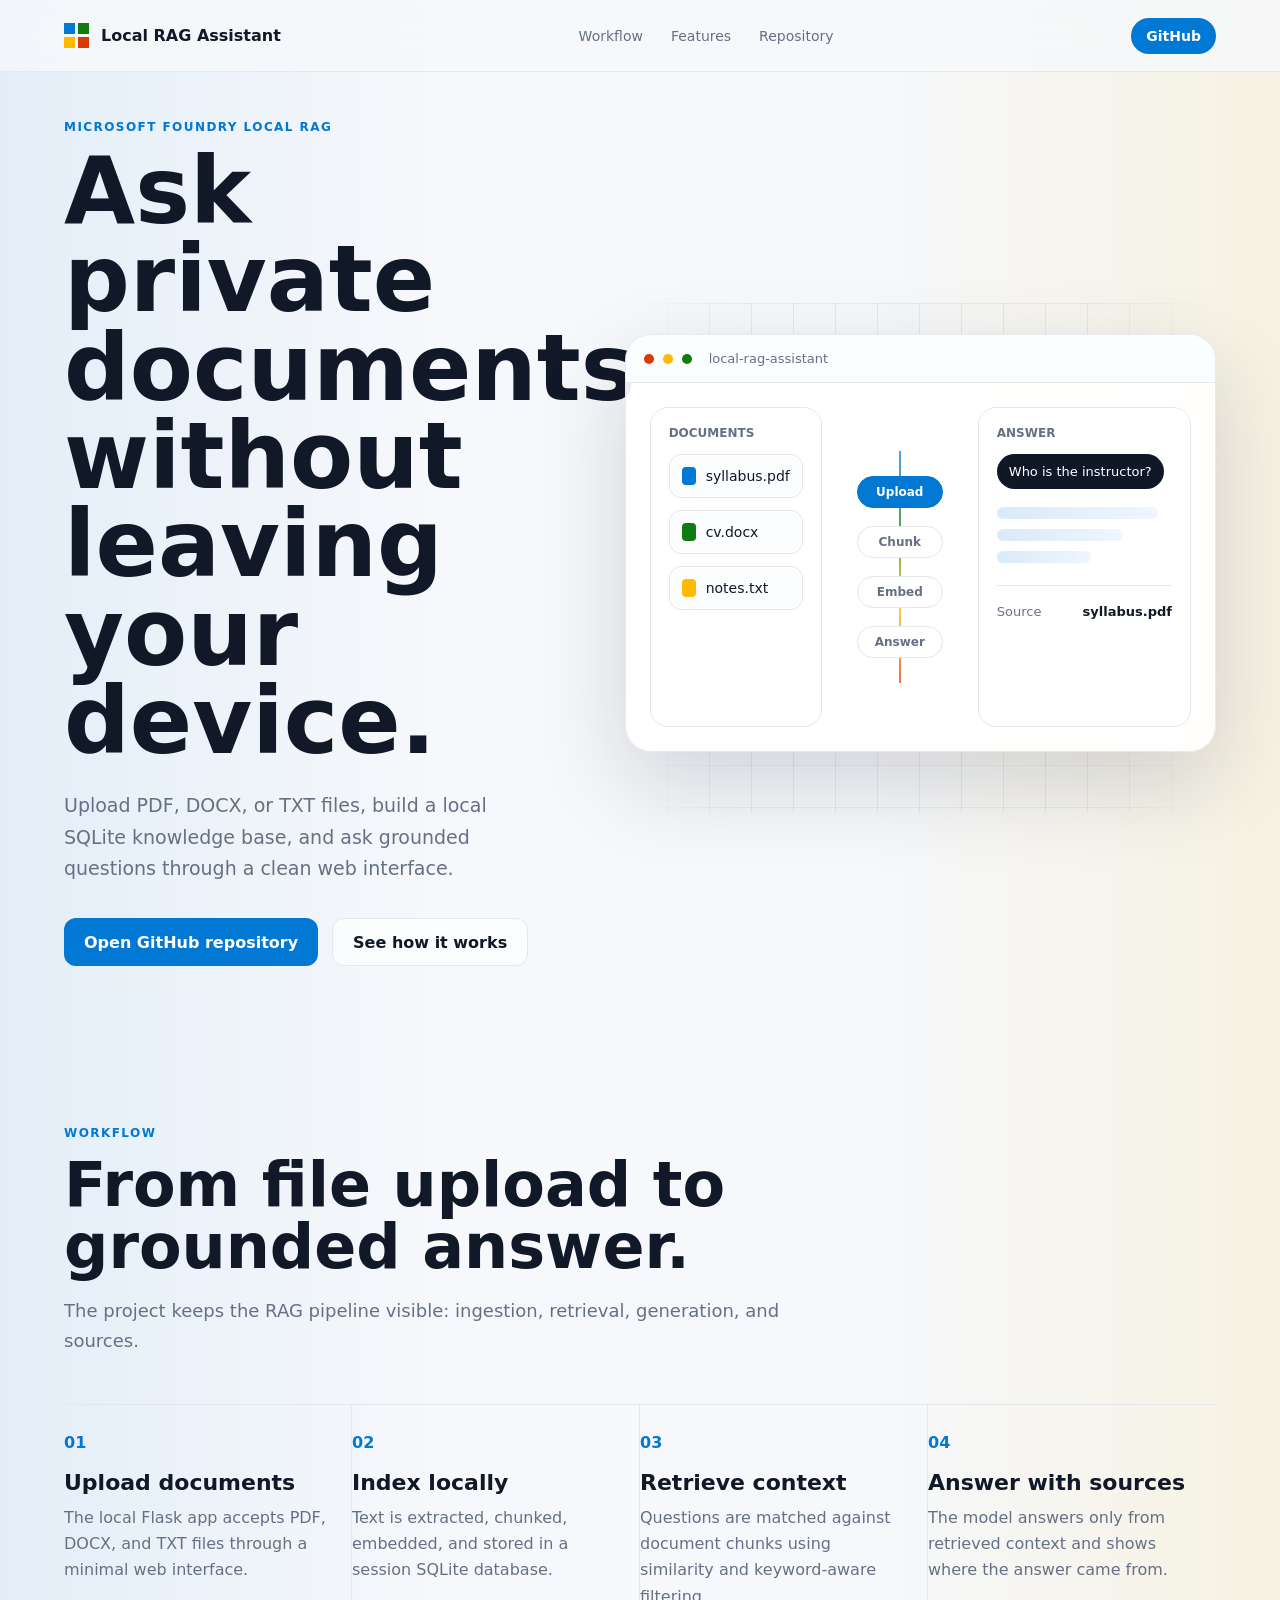
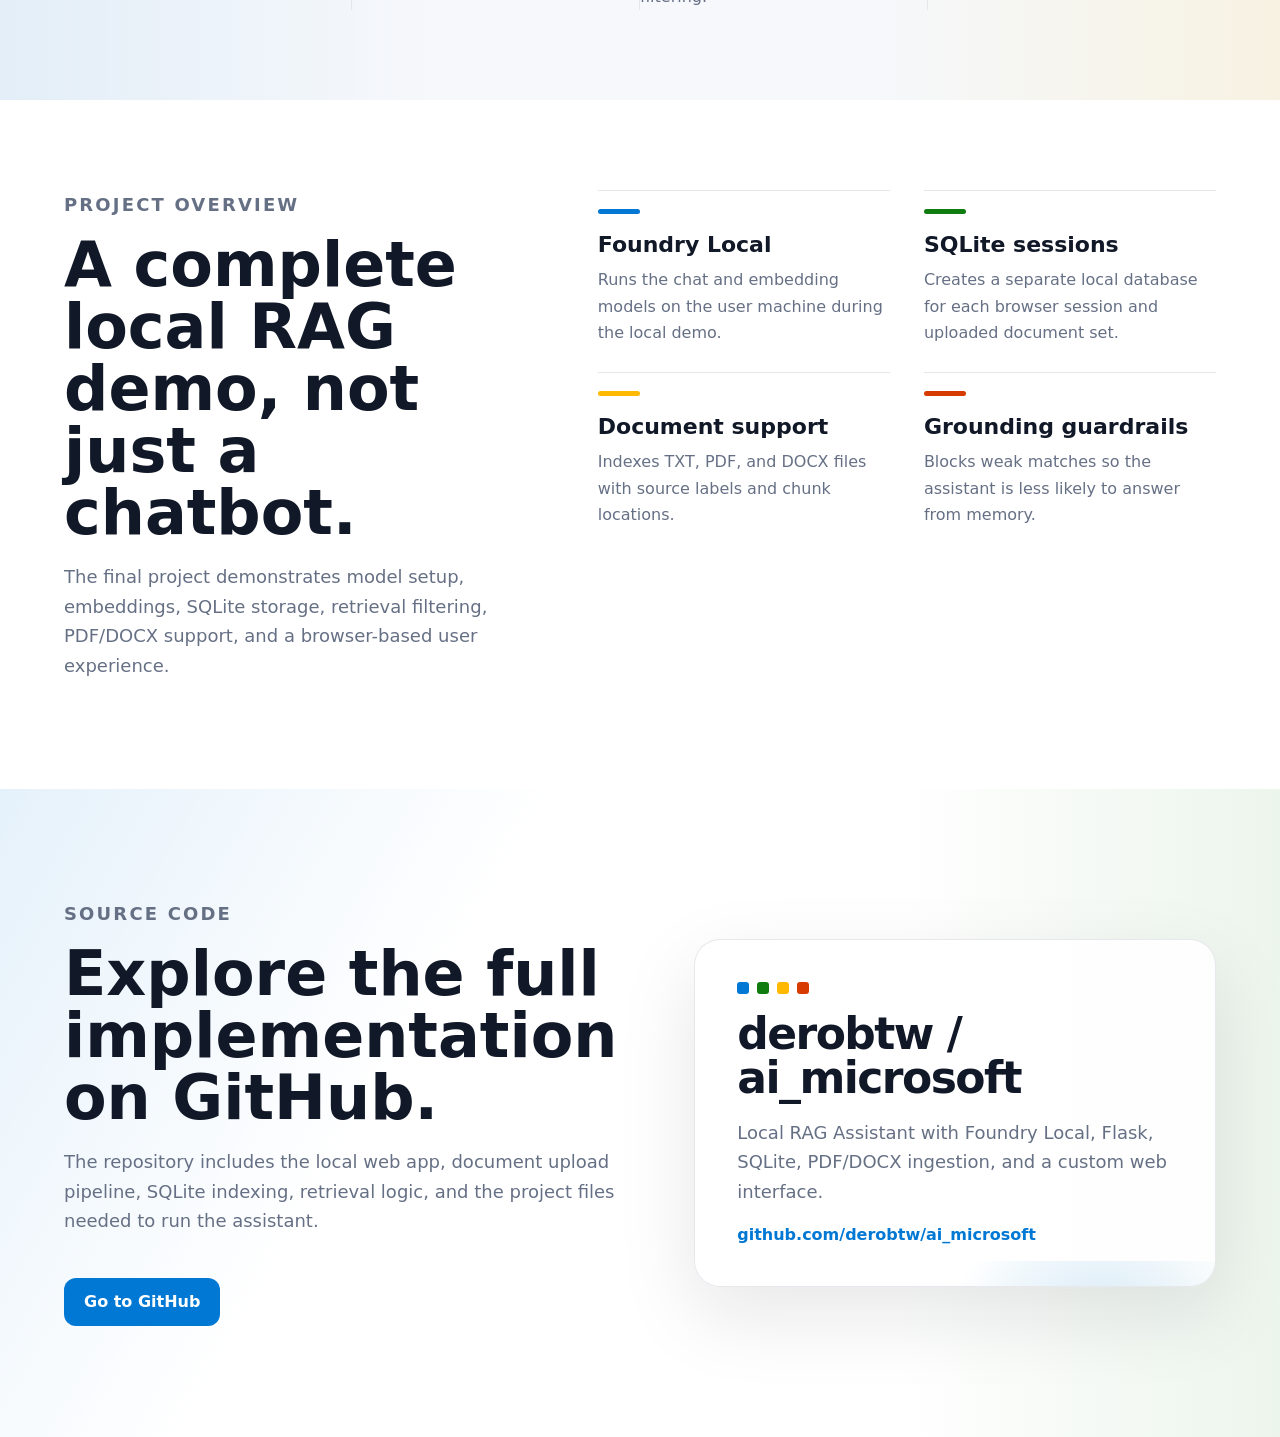
<file: docs/index.html>
<!DOCTYPE html>
<html lang="en">
<head>
    <meta charset="UTF-8">
    <meta name="viewport" content="width=device-width, initial-scale=1.0">
    <title>Local RAG Assistant</title>
    <meta name="description" content="A local document Q&A assistant built with Microsoft Foundry Local, SQLite, and retrieval-augmented generation.">
    <link rel="stylesheet" href="static/styles.css">
</head>
<body>
    <header class="site-header">
        <a class="brand" href="#top" aria-label="Local RAG Assistant home">
            <span class="ms-grid" aria-hidden="true">
                <span></span><span></span><span></span><span></span>
            </span>
            <span>Local RAG Assistant</span>
        </a>

        <nav class="nav-links" aria-label="Primary navigation">
            <a href="#workflow">Workflow</a>
            <a href="#features">Features</a>
            <a href="#repository">Repository</a>
        </nav>

        <a class="header-action" href="https://github.com/derobtw/ai_microsoft" target="_blank" rel="noreferrer">GitHub</a>
    </header>

    <main id="top">
        <section class="hero" aria-labelledby="hero-title">
            <div class="hero-copy">
                <p class="label reveal">Microsoft Foundry Local RAG</p>
                <h1 id="hero-title" class="reveal">Ask private documents without leaving your device.</h1>
                <p class="hero-text reveal">
                    Upload PDF, DOCX, or TXT files, build a local SQLite knowledge base, and ask grounded questions through a clean web interface.
                </p>
                <div class="hero-actions reveal">
                    <a class="primary-button" href="https://github.com/derobtw/ai_microsoft" target="_blank" rel="noreferrer">Open GitHub repository</a>
                    <a class="secondary-button" href="#workflow">See how it works</a>
                </div>
            </div>

            <div class="hero-visual reveal" aria-label="Animated preview of the Local RAG Assistant interface">
                <div class="product-shell">
                    <div class="window-bar">
                        <span></span><span></span><span></span>
                        <p>local-rag-assistant</p>
                    </div>

                    <div class="workspace-preview">
                        <div class="upload-column">
                            <p class="mini-label">Documents</p>
                            <div class="file-chip chip-one">
                                <span class="file-icon blue"></span>
                                syllabus.pdf
                            </div>
                            <div class="file-chip chip-two">
                                <span class="file-icon green"></span>
                                cv.docx
                            </div>
                            <div class="file-chip chip-three">
                                <span class="file-icon yellow"></span>
                                notes.txt
                            </div>
                        </div>

                        <div class="flow-column">
                            <div class="flow-line"></div>
                            <div class="flow-node active">Upload</div>
                            <div class="flow-node">Chunk</div>
                            <div class="flow-node">Embed</div>
                            <div class="flow-node">Answer</div>
                        </div>

                        <div class="answer-column">
                            <p class="mini-label">Answer</p>
                            <div class="question-pill">Who is the instructor?</div>
                            <div class="answer-block">
                                <span></span>
                                <span></span>
                                <span></span>
                            </div>
                            <div class="source-row">
                                <span>Source</span>
                                <strong>syllabus.pdf</strong>
                            </div>
                        </div>
                    </div>
                </div>
            </div>
        </section>

        <section id="workflow" class="workflow-section">
            <div class="section-intro reveal">
                <p class="label">Workflow</p>
                <h2>From file upload to grounded answer.</h2>
                <p>The project keeps the RAG pipeline visible: ingestion, retrieval, generation, and sources.</p>
            </div>

            <div class="timeline">
                <article class="timeline-item reveal">
                    <span>01</span>
                    <h3>Upload documents</h3>
                    <p>The local Flask app accepts PDF, DOCX, and TXT files through a minimal web interface.</p>
                </article>
                <article class="timeline-item reveal">
                    <span>02</span>
                    <h3>Index locally</h3>
                    <p>Text is extracted, chunked, embedded, and stored in a session SQLite database.</p>
                </article>
                <article class="timeline-item reveal">
                    <span>03</span>
                    <h3>Retrieve context</h3>
                    <p>Questions are matched against document chunks using similarity and keyword-aware filtering.</p>
                </article>
                <article class="timeline-item reveal">
                    <span>04</span>
                    <h3>Answer with sources</h3>
                    <p>The model answers only from retrieved context and shows where the answer came from.</p>
                </article>
            </div>
        </section>

        <section id="features" class="feature-section">
            <div class="feature-copy reveal">
                <p class="label">Project overview</p>
                <h2>A complete local RAG demo, not just a chatbot.</h2>
                <p>
                    The final project demonstrates model setup, embeddings, SQLite storage, retrieval filtering, PDF/DOCX support, and a browser-based user experience.
                </p>
            </div>

            <div class="feature-grid">
                <div class="feature-item reveal">
                    <span class="accent-line blue-bg"></span>
                    <h3>Foundry Local</h3>
                    <p>Runs the chat and embedding models on the user machine during the local demo.</p>
                </div>
                <div class="feature-item reveal">
                    <span class="accent-line green-bg"></span>
                    <h3>SQLite sessions</h3>
                    <p>Creates a separate local database for each browser session and uploaded document set.</p>
                </div>
                <div class="feature-item reveal">
                    <span class="accent-line yellow-bg"></span>
                    <h3>Document support</h3>
                    <p>Indexes TXT, PDF, and DOCX files with source labels and chunk locations.</p>
                </div>
                <div class="feature-item reveal">
                    <span class="accent-line red-bg"></span>
                    <h3>Grounding guardrails</h3>
                    <p>Blocks weak matches so the assistant is less likely to answer from memory.</p>
                </div>
            </div>
        </section>

        <section id="repository" class="repository-section reveal">
            <div class="repository-copy">
                <p class="label">Source code</p>
                <h2>Explore the full implementation on GitHub.</h2>
                <p>
                    The repository includes the local web app, document upload pipeline, SQLite indexing, retrieval logic, and the project files needed to run the assistant.
                </p>
                <a class="primary-button" href="https://github.com/derobtw/ai_microsoft" target="_blank" rel="noreferrer">Go to GitHub</a>
            </div>

            <a class="repo-preview" href="https://github.com/derobtw/ai_microsoft" target="_blank" rel="noreferrer" aria-label="Open GitHub repository">
                <span class="repo-topline">
                    <span class="repo-dot blue-bg"></span>
                    <span class="repo-dot green-bg"></span>
                    <span class="repo-dot yellow-bg"></span>
                    <span class="repo-dot red-bg"></span>
                </span>
                <strong>derobtw / ai_microsoft</strong>
                <span>Local RAG Assistant with Foundry Local, Flask, SQLite, PDF/DOCX ingestion, and a custom web interface.</span>
                <em>github.com/derobtw/ai_microsoft</em>
            </a>
        </section>
    </main>

    <script src="static/script.js"></script>
</body>
</html>
</file>
<file: docs/static/styles.css>
:root {
    --blue: #0078d4;
    --blue-dark: #005a9e;
    --green: #107c10;
    --yellow: #ffb900;
    --red: #d83b01;
    --ink: #111827;
    --muted: #667085;
    --line: #e5e7eb;
    --paper: #ffffff;
    --soft: #f6f8fb;
    --dark: #101828;
}

* {
    box-sizing: border-box;
}

html {
    scroll-behavior: smooth;
}

body {
    margin: 0;
    color: var(--ink);
    background:
        linear-gradient(90deg, rgba(0, 120, 212, 0.08), transparent 34%),
        linear-gradient(270deg, rgba(255, 185, 0, 0.10), transparent 32%),
        var(--soft);
    font-family: "Segoe UI", system-ui, -apple-system, BlinkMacSystemFont, sans-serif;
}

a {
    color: inherit;
    text-decoration: none;
}

.site-header {
    position: fixed;
    top: 0;
    left: 0;
    right: 0;
    z-index: 20;
    height: 72px;
    display: flex;
    align-items: center;
    justify-content: space-between;
    padding: 0 clamp(20px, 5vw, 64px);
    background: rgba(246, 248, 251, 0.82);
    border-bottom: 1px solid rgba(229, 231, 235, 0.8);
    backdrop-filter: blur(18px);
}

.brand,
.nav-links,
.hero-actions,
.badge-row {
    display: flex;
    align-items: center;
}

.brand {
    gap: 12px;
    font-weight: 700;
}

.ms-grid {
    display: grid;
    grid-template-columns: repeat(2, 11px);
    gap: 3px;
}

.ms-grid span {
    width: 11px;
    height: 11px;
    display: block;
}

.ms-grid span:nth-child(1) {
    background: var(--blue);
}

.ms-grid span:nth-child(2) {
    background: var(--green);
}

.ms-grid span:nth-child(3) {
    background: var(--yellow);
}

.ms-grid span:nth-child(4) {
    background: var(--red);
}

.nav-links {
    gap: 28px;
    color: var(--muted);
    font-size: 14px;
}

.nav-links a {
    transition: color 0.2s ease;
}

.nav-links a:hover {
    color: var(--blue);
}

.header-action {
    padding: 10px 15px;
    border-radius: 999px;
    color: white;
    background: var(--blue);
    font-size: 14px;
    font-weight: 700;
    transition: background 0.2s ease, transform 0.2s ease;
}

.header-action:hover,
.primary-button:hover {
    background: var(--blue-dark);
    transform: translateY(-2px);
}

.hero {
    min-height: 100svh;
    display: grid;
    grid-template-columns: minmax(0, 0.9fr) minmax(420px, 1.1fr);
    gap: clamp(32px, 6vw, 88px);
    align-items: center;
    padding: 120px clamp(20px, 5vw, 64px) 70px;
    overflow: hidden;
}

.hero-copy {
    max-width: 760px;
}

.label {
    margin: 0 0 14px;
    color: var(--blue);
    font-size: 12px;
    font-weight: 800;
    letter-spacing: 0.12em;
    text-transform: uppercase;
}

h1,
h2,
h3,
p {
    letter-spacing: 0;
}

h1 {
    margin: 0;
    max-width: 780px;
    font-size: clamp(48px, 7.8vw, 92px);
    line-height: 0.96;
}

.hero-text {
    max-width: 620px;
    margin: 24px 0 0;
    color: var(--muted);
    font-size: 19px;
    line-height: 1.65;
}

.hero-actions {
    gap: 14px;
    margin-top: 34px;
    flex-wrap: wrap;
}

.primary-button,
.secondary-button {
    display: inline-flex;
    align-items: center;
    justify-content: center;
    min-height: 48px;
    padding: 0 20px;
    border-radius: 12px;
    font-weight: 800;
    transition: background 0.2s ease, transform 0.2s ease, border-color 0.2s ease;
}

.primary-button {
    color: white;
    background: var(--blue);
}

.secondary-button {
    color: var(--ink);
    border: 1px solid var(--line);
    background: rgba(255, 255, 255, 0.72);
}

.secondary-button:hover {
    border-color: var(--blue);
    transform: translateY(-2px);
}

.hero-visual {
    position: relative;
    min-height: 560px;
    display: grid;
    place-items: center;
}

.hero-visual::before {
    content: "";
    position: absolute;
    inset: 40px 0 10px;
    background:
        linear-gradient(90deg, rgba(0, 120, 212, 0.18) 1px, transparent 1px),
        linear-gradient(180deg, rgba(0, 120, 212, 0.14) 1px, transparent 1px);
    background-size: 42px 42px;
    mask-image: linear-gradient(90deg, transparent, black 20%, black 80%, transparent);
    opacity: 0.55;
}

.product-shell {
    position: relative;
    width: min(100%, 720px);
    border: 1px solid rgba(229, 231, 235, 0.9);
    border-radius: 26px;
    overflow: hidden;
    background: rgba(255, 255, 255, 0.92);
    box-shadow: 0 32px 90px rgba(16, 24, 40, 0.16);
    animation: floatPreview 6s ease-in-out infinite;
}

.window-bar {
    height: 48px;
    display: flex;
    align-items: center;
    gap: 9px;
    padding: 0 18px;
    border-bottom: 1px solid var(--line);
    background: #fbfdff;
}

.window-bar span {
    width: 10px;
    height: 10px;
    border-radius: 50%;
}

.window-bar span:nth-child(1) {
    background: var(--red);
}

.window-bar span:nth-child(2) {
    background: var(--yellow);
}

.window-bar span:nth-child(3) {
    background: var(--green);
}

.window-bar p {
    margin: 0 0 0 8px;
    color: var(--muted);
    font-size: 13px;
}

.workspace-preview {
    display: grid;
    grid-template-columns: 1fr 120px 1.25fr;
    gap: 18px;
    padding: 24px;
}

.upload-column,
.answer-column {
    min-height: 320px;
    padding: 18px;
    border: 1px solid var(--line);
    border-radius: 18px;
    background: white;
}

.mini-label {
    margin: 0 0 14px;
    color: var(--muted);
    font-size: 12px;
    font-weight: 800;
    text-transform: uppercase;
}

.file-chip {
    display: flex;
    align-items: center;
    gap: 10px;
    margin-bottom: 12px;
    padding: 12px;
    border: 1px solid var(--line);
    border-radius: 12px;
    background: #fbfdff;
    font-size: 14px;
    animation: chipPulse 4.5s ease-in-out infinite;
}

.chip-two {
    animation-delay: 0.5s;
}

.chip-three {
    animation-delay: 1s;
}

.file-icon {
    width: 14px;
    height: 18px;
    border-radius: 4px;
    display: inline-block;
}

.file-icon.blue {
    background: var(--blue);
}

.file-icon.green {
    background: var(--green);
}

.file-icon.yellow {
    background: var(--yellow);
}

.flow-column {
    position: relative;
    display: flex;
    flex-direction: column;
    justify-content: center;
    gap: 18px;
    align-items: center;
}

.flow-line {
    position: absolute;
    top: 44px;
    bottom: 44px;
    width: 2px;
    background: linear-gradient(180deg, var(--blue), var(--green), var(--yellow), var(--red));
    opacity: 0.7;
}

.flow-node {
    position: relative;
    z-index: 1;
    width: 86px;
    padding: 8px 0;
    border: 1px solid var(--line);
    border-radius: 999px;
    background: white;
    color: var(--muted);
    text-align: center;
    font-size: 12px;
    font-weight: 800;
}

.flow-node.active {
    color: white;
    border-color: var(--blue);
    background: var(--blue);
}

.question-pill {
    display: inline-flex;
    max-width: 100%;
    padding: 10px 12px;
    border-radius: 999px;
    color: white;
    background: var(--dark);
    font-size: 13px;
}

.answer-block {
    margin-top: 18px;
    display: grid;
    gap: 10px;
}

.answer-block span {
    display: block;
    height: 12px;
    border-radius: 999px;
    background: linear-gradient(90deg, #d9eaf8, #eff6ff);
    animation: answerLoad 2.8s ease-in-out infinite;
}

.answer-block span:nth-child(1) {
    width: 92%;
}

.answer-block span:nth-child(2) {
    width: 72%;
    animation-delay: 0.2s;
}

.answer-block span:nth-child(3) {
    width: 54%;
    animation-delay: 0.4s;
}

.source-row {
    display: flex;
    justify-content: space-between;
    gap: 12px;
    margin-top: 22px;
    padding-top: 18px;
    border-top: 1px solid var(--line);
    color: var(--muted);
    font-size: 13px;
}

.source-row strong {
    color: var(--ink);
}

.workflow-section,
.feature-section,
.repository-section {
    padding: 90px clamp(20px, 5vw, 64px);
}

.section-intro,
.feature-copy,
.repository-copy {
    max-width: 760px;
}

h2 {
    margin: 0;
    font-size: clamp(34px, 5vw, 62px);
    line-height: 1;
}

.section-intro p:last-child,
.feature-copy p,
.repository-copy p {
    color: var(--muted);
    font-size: 18px;
    line-height: 1.65;
}

.timeline {
    margin-top: 48px;
    display: grid;
    grid-template-columns: repeat(4, 1fr);
    border-top: 1px solid var(--line);
}

.timeline-item {
    padding: 28px 24px 0 0;
    border-right: 1px solid var(--line);
}

.timeline-item:last-child {
    border-right: none;
}

.timeline-item span {
    color: var(--blue);
    font-weight: 900;
}

.timeline-item h3,
.feature-item h3 {
    margin: 18px 0 10px;
    font-size: 22px;
}

.timeline-item p,
.feature-item p {
    margin: 0;
    color: var(--muted);
    line-height: 1.65;
}

.feature-section {
    display: grid;
    grid-template-columns: 0.85fr 1.15fr;
    gap: clamp(40px, 6vw, 90px);
    align-items: start;
    background: white;
}

.feature-grid {
    display: grid;
    grid-template-columns: repeat(2, 1fr);
    gap: 26px 34px;
}

.feature-item {
    padding-top: 18px;
    border-top: 1px solid var(--line);
}

.accent-line {
    display: block;
    width: 42px;
    height: 5px;
    border-radius: 999px;
}

.blue-bg {
    background: var(--blue);
}

.green-bg {
    background: var(--green);
}

.yellow-bg {
    background: var(--yellow);
}

.red-bg {
    background: var(--red);
}

.repository-section {
    display: grid;
    grid-template-columns: 0.95fr 1.05fr;
    gap: clamp(32px, 6vw, 86px);
    align-items: center;
    min-height: 72vh;
    background:
        linear-gradient(120deg, rgba(0, 120, 212, 0.10), transparent 34%),
        linear-gradient(270deg, rgba(16, 124, 16, 0.08), transparent 30%),
        white;
}

.repository-copy .primary-button {
    width: fit-content;
    margin-top: 24px;
}

.repo-preview {
    position: relative;
    display: grid;
    gap: 18px;
    padding: clamp(26px, 4vw, 42px);
    border: 1px solid rgba(229, 231, 235, 0.95);
    border-radius: 26px;
    background: rgba(255, 255, 255, 0.82);
    box-shadow: 0 28px 80px rgba(15, 23, 42, 0.10);
    overflow: hidden;
    transition: transform 0.22s ease, border-color 0.22s ease, box-shadow 0.22s ease;
}

.repo-preview::after {
    content: "";
    position: absolute;
    inset: auto -20% -45% 35%;
    height: 180px;
    background: radial-gradient(circle, rgba(0, 120, 212, 0.18), transparent 65%);
    pointer-events: none;
}

.repo-preview:hover {
    transform: translateY(-4px);
    border-color: rgba(0, 120, 212, 0.45);
    box-shadow: 0 32px 90px rgba(0, 120, 212, 0.14);
}

.repo-topline {
    display: flex;
    gap: 8px;
}

.repo-dot {
    width: 12px;
    height: 12px;
    display: block;
    border-radius: 3px;
}

.repo-preview strong {
    font-size: clamp(26px, 4vw, 44px);
    line-height: 1;
    letter-spacing: -0.035em;
}

.repo-preview span:not(.repo-topline):not(.repo-dot) {
    max-width: 620px;
    color: var(--muted);
    font-size: 18px;
    line-height: 1.65;
}

.repo-preview em {
    color: var(--blue);
    font-style: normal;
    font-weight: 800;
}

.reveal {
    opacity: 0;
    transform: translateY(22px);
    transition: opacity 0.7s ease, transform 0.7s ease;
}

.reveal.visible {
    opacity: 1;
    transform: translateY(0);
}

@keyframes floatPreview {
    0%,
    100% {
        transform: translateY(0);
    }
    50% {
        transform: translateY(-12px);
    }
}

@keyframes chipPulse {
    0%,
    100% {
        transform: translateX(0);
        border-color: var(--line);
    }
    45% {
        transform: translateX(8px);
        border-color: rgba(0, 120, 212, 0.45);
    }
}

@keyframes answerLoad {
    0%,
    100% {
        opacity: 0.55;
        transform: scaleX(0.88);
        transform-origin: left;
    }
    50% {
        opacity: 1;
        transform: scaleX(1);
    }
}

@media (max-width: 980px) {
    .hero,
    .feature-section,
    .repository-section {
        grid-template-columns: 1fr;
    }

    .hero {
        padding-top: 112px;
    }

    .hero-visual {
        min-height: 460px;
    }

    .timeline {
        grid-template-columns: repeat(2, 1fr);
    }
}

@media (max-width: 720px) {
    .nav-links {
        display: none;
    }

    .header-action {
        display: none;
    }

    .hero {
        padding-left: 20px;
        padding-right: 20px;
    }

    .workspace-preview {
        grid-template-columns: 1fr;
    }

    .flow-column {
        display: none;
    }

    .timeline,
    .feature-grid {
        grid-template-columns: 1fr;
    }

    .timeline-item {
        border-right: none;
        border-bottom: 1px solid var(--line);
        padding-bottom: 24px;
    }
}

@media (prefers-reduced-motion: reduce) {
    *,
    *::before,
    *::after {
        scroll-behavior: auto !important;
        animation-duration: 0.001ms !important;
        animation-iteration-count: 1 !important;
        transition-duration: 0.001ms !important;
    }
}
</file>
